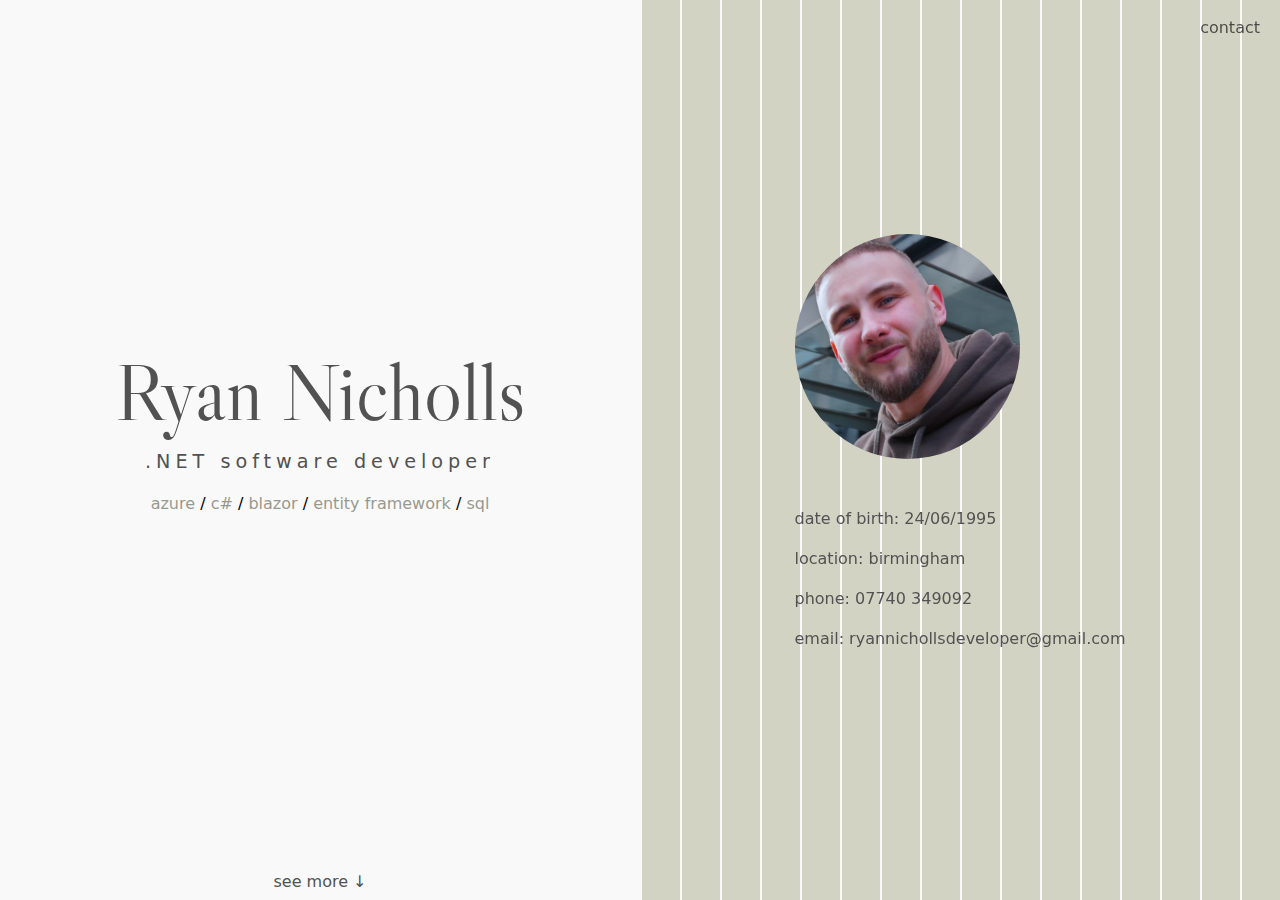
<file: src/index.html>
<!DOCTYPE html>
<html lang="en">

<head>
    <meta charset="UTF-8">
    <meta name="viewport" content="width=device-width, initial-scale=1.0">
    <script src="https://cdn.jsdelivr.net/npm/bootstrap@5.3.2/dist/js/bootstrap.bundle.min.js"></script>
    <link rel="stylesheet" href="https://cdn.jsdelivr.net/npm/bootstrap@5.3.2/dist/css/bootstrap.min.css">
    <link rel="stylesheet" href="styles.css ">

    <title>Ryan Nicholls - C# Developer</title>
</head>

<body>
    <header>
        <nav class="navbar navbar-expand-lg navbar-custom fixed-top">
            <div class="container-fluid">
                <a class="navbar-brand" href="#"></a>
                <button class="navbar-toggler" type="button" data-bs-toggle="collapse"
                    data-bs-target="#navbarTogglerDemo02" aria-controls="navbarTogglerDemo02" aria-expanded="false"
                    aria-label="Toggle navigation">
                    <span class="navbar-toggler-icon"></span>
                </button>
                <div class="collapse navbar-collapse" id="navbarTogglerDemo02">
                    <ul class="navbar-nav ms-auto">
                        <li class="nav-item">
                            <a class="nav-link" href="#">contact</a>
                        </li>
                    </ul>
                </div>
            </div>
        </nav>
    </header>

    <div class="container-fluid">
        <div class="scroll-container">
            <section class="row about-me" id="about-me-section">
                <div class="d-flex flex-column justify-content-center align-items-center col-12 col-md-6">
                    <h1 class="name-heading">Ryan Nicholls</h1>
                    <p class="sub-heading">.NET software developer</p>
                    <p class="tech-stack">azure <span class="slash">/</span> c# <span class="slash">/</span> blazor
                        <span class="slash">/</span> entity framework <span class="slash">/</span> sql
                    </p>
                    <a class="scroll-text" href="#cv-section">see more ↓</a>
                </div>
                <div
                class="col-12 col-md-6 d-none d-sm-flex flex-column justify-content-center align-items-center photo-card stripes">
                <div class="photo-card-content">
                    <img class="headshot" src="/assets/headshot.jpg" alt="Ryan Nicholls head shot">
                    <div class="justify-content-center align-items-start mt-5">
                        <p>date of birth: 24/06/1995</p>
                        <p>location: birmingham</p>
                        <p>phone: 07740 349092</p>
                        <p>email: ryannichollsdeveloper@gmail.com</p>
                    </div>
                </div>
            </div>            
            </section>

            <section class="row cv" id="cv-section">
                <div class="col-md-6 d-flex flex-column justify-content-center align-items-center">
                    <div class="row d-flex flex-column headings">
                        <h1 class="my-5">curriculum vitae</h1>
                        <div class="mb-5"></div>
                        <h2 class="mb-4">about</h2>
                        <p class="mb-3">An honest, reliable and committed developer who has spent almost 10 years
                            working
                            in a fast paced, agile software development environment within the pharmaceutical
                            distribution
                            industry.
                            Starting as an IT apprentice, then spending two years in quality assurance, I was able to
                            learn
                            the software development lifecycle whilst training as a programmer. I then moved into a full
                            stack software development role in 2019, using Blazor and entity framework for front and
                            back
                            end.</p>
                        <p class="mb-5">Whilst fulfilling business case developments, I run a team as a scrum master,
                            mentor
                            apprentices, actively develop our centralised frameworks and ensure the harmonious
                            integration
                            of development and operations by enforcing and developing DevOps principles. </p>
                        <div class="spacer mb-5"></div>
                        <h2 class="mb-4">education</h2>
                        <h3>Staffordshire University</h3>
                        <ul>
                            <li>
                                <p>Bachelor of Science (Hons) in ICT - 1:1</p>
                            </li>
                            <li>
                                <p>Higher National Diploma in Applied Computing - Distinction</p>
                            </li>
                        </ul>
                        <div class="spacer my-5"></div>
                        <h2 class="mb-4">work experience</h2>
                        <h3 class="mb-4">2015 - Present / <span>PHOENIX Medical Supplies</span></h3>
                        <h5>2019 - Present / Software Developer</h5>
                        <p class="mb-3">In 2019, I was placed into a development role in the inception of a new
                            development
                            team as the
                            company began it's transition from Cobol technologies into the C#/.NET world.
                            In this role, I played a pivotal part in ensuring best practices were followed, and
                            developed a
                            business critical application which enabled the integration of third party pharmaceutical
                            software, ProScript, and the BD Rowa Dose system to deliver patient specific pouch packaging
                            direct to patient. This software took the company from producing x pouches per week to x
                            within
                            x years.</p>
                        <p class="mb-3">
                            I then converted an on premise, legacy VB
                            application that used Access for the backend into a C# solution with an SQL server backend
                            hosted in Azure. This application aids Goods Manufacturing and therefore falls under GMP,
                            meaning an extremely high level of attention to detail and validation was required, which is
                            where
                            past experience as a QA really helped to assure a level of quality within the product. This
                            is a native,
                            WPF application which utilises a framework I helped to design to aid development. During
                            this time, I began
                            learning Blazor and Razor in my own time, knowing that was the next steps that the company
                            wanted to take.
                        </p>
                        <p class="mb-3">
                            The next application was an Azure hosted Blazor Server PWA with full .NET technologies.
                            Utilising Blazor/DevExpress Blazor library for the UI
                            and Entity Framework for the backend. The application was intended to aid with the placement
                            of
                            locums in pharmacies and therefore has a front end mobile app, developed by a third party,
                            which
                            required us exposing
                            API endpoints for safe integration. This project involved liaison with multiple parties and
                            a
                            vast understanding of technologies in order to
                            deliver the correct solution.
                        </p>
                        <p class="mb-3">
                            The aforementioned locum planning application is one of eight applications that I have aided
                            in the conversion
                            from on premise, legacy applications to fully cloud based solutions. In doing so, the team
                            and I have implemented
                            DevOps solutions to aid the deployment into production environments, from creating ARM
                            templates for creating idempotent resources
                            to pipelines for immutable application deployment through to QA testing, user testing and
                            eventually production.
                        </p>
                        <p class="mb-3">
                            During this time, I attended the X DevOps course to gain better understanding of DevOps
                            principles and aim to continue learning
                        </p>
                        <p class="mb-3">
                            More recently, the company has taken on graduate developers who have been placed within my
                            team to work alongside me on projects and I have been trusted to help their personal development
                            as competent software developers with much success.
                        </p>
                        <div class="spacer my-4"></div>
                        <h5>2017 - 2019 / Quality Assurance Trainee</h5>
                        <p class="mb-3">Progressing from my apprenticeship, I was placed in a trainee quality assurance
                            role. By this
                            point, I had already integrated into the team as a trusted tester and had a great
                            understanding
                            of the development lifecycle. I began taking on more business critical developments and
                            worked
                            closely with senior leadership to deliver a software solution in Cobol for an exclusive
                            multi-million pound
                            contract with a medical manufacturer.
                        </p>
                        <p>During this time, I always felt more passionate about software
                            development, so therefore learnt the development side in my own time alongside work and my
                            studies.
                            I spent spare time investigating defects that I had raised as a QA and aimed to send the
                            solution back to the developers alongside the defect.</p>
                        </p>
                        <div class="spacer mt-4"></div>
                        <h5 class="mt-4">2015 - 2017 / IT Apprentice</h5>
                        <p>Learning the full software development lifecycle in real life scenarios whilst completing
                            academic studies, I started by creating small test cases to demonstrate knowledge of the
                            system.
                            I was then trusted to carry out testing on small developments whilst integrating into a
                            small
                            scrum team. At the end of my apprenticeship, I was given a 'team leader' role, which
                            involved
                            carrying out scrum master
                            duties for an off side dispensing development.
                        </p>
                        <div class="spacer my-4"></div>
                        <h3 class="mt-5 mb-4">2012 - 2015 / <span>Bodyart Advertising Ltd</span></h3>
                        <p>Worked as a graphic designer for a company that specialises in commercial advertisements,
                            mainly in the motor trade. This was a customer facing role where I had to work closely with
                            the clients
                            to fulfill their advertising needs, from designing full company branding
                            to supplying and fitting liveries, wrapping vehicles, fitting signage and ensuring customer
                            satisfaction throughout.
                        </p>
                        <div class="spacer my-5"></div>
                        <h2 class="mb-4">skill base</h2>
                        <h3 class="mb-4">tech stack</h3>
                        <ul>
                            <li>
                                <p>.NET Core</p>
                            </li>
                            <li>
                                <p>C#</p>
                            </li>
                            <li>
                                <p>Entity framework</p>
                            </li>
                            <li>
                                <p>SQL</p>
                            </li>
                            <li>
                                <p>HTML</p>
                            </li>
                            <li>
                                <p>CSS</p>
                            </li>
                            <li>
                                <p>Bootstrap</p>
                            </li>
                            <li>
                                <p>Azure</p>
                            </li>
                            <li>
                                <p>Azure DevOps</p>
                            </li>
                            <li>
                                <p>Blazor</p>
                            </li>
                            <li>
                                <p>GIT</p>
                            </li>
                            <li>
                                <p>Atlassian Jira/BitBucket/Confluence</p>
                            </li>
                        </ul>
                        <div class="spacer my-4"></div>
                        <h3 class="mb-4">personal skills</h3>
                        <ul>
                            <li>
                                <p>I am a skilled analyst with great problem solving skills</p>
                            </li>
                            <li>
                                <p>Competent software developer with a passion for technology</p>
                            </li>
                            <li>
                                <p>Used to working on multiple applications across sprints so time and work management is key for my role</p>
                            </li>
                            <li>
                                <p>Driven and committed, always wanting to learn new things and keep on top of the
                                    industry</p>
                            </li>
                            <li>
                                <p>High attention to detail gained from experience as a QA analyst/code checker</p>
                            </li>
                            <li>
                                <p>Hardworking, trustworthy and honest</p>
                            </li>
                            <li>
                                <p>Used to working directly with clients and building strong relationships with users
                                </p>
                            </li>
                            <li>
                                <p>Eager to continue personal development and always learning outside of working hours
                                </p>
                            </li>
                            <li>
                                <p>Natural leader who takes ownership and responsibility of projects</p>
                            </li>
                            <li>
                                <p>Good communicator/liaison between technical people and business users</p>
                            </li>
                            <li>
                                <p>Regularly conform to ISO 9001 with no CAPAs consistently</p>
                            </li>
                        </ul>
                        <div class="spacer my-5"></div>
                        <h2 class="mb-4">references</h2>
                        <p>Available on request</p>
                        <div class="spacer my-5"></div>
                    </div>
                </div>
                <div class="col-md-6 d-flex flex-column justify-content-center align-items-center stripes">



            </section>

        </div>
    </div>

</body>

</html>
</file>
<file: src/styles.css>
@import url('https://fonts.googleapis.com/css2?family=Inria+Sans:ital,wght@0,300;0,400;0,700;1,300;1,400;1,700&display=swap');
@import url('https://fonts.googleapis.com/css2?family=Libre+Caslon+Display&display=swap');

* {
    margin: 0;
    padding: 0;
    box-sizing: border-box;
}

:root {
    --max-width: 2056px;
    --header-font: 'Libre Caslon Display';
    --font-color: #525252;
    --secondary-font-color: #525252;
    --primary-color: #f9f9f9;
    --secondary-color: #d2d3c3;
    --secondary-font-color: #98998e;
}

.navbar {
    max-width: var(--max-width);
    width: 100%;
    top: 0;
    left: 50%;
    transform: translateX(-50%);
    position: fixed;
}

body {
    max-width: var(--max-width);
    margin: 0 auto;
    height: 100%;
    width: 100%;
    background-color: var(--primary-color);
}

.scroll-container {
    position: relative;
    width: 100vw;
    height: 100vh;
    scroll-behavior: smooth;
    overflow: auto;
    scroll-snap-type: y mandatory;
}

.about-me,
.cv {
    height: 100vh;
    width: 100%;
    scroll-snap-align: start;
}

.about-me {
    background-color: var(--primary-color);
}

.about-me .tech-stack {
    color: var(--secondary-font-color);
}

.about-me .slash {
    color: black;
}

.about-me .scroll-text {
    position: relative;
    top: 350px;
    text-decoration: none;
    color: var(--font-color);
    transform: translateY(-50%);
}

.about-me p {
    color: var(--font-color);
}

.stripes {
    background-color: var(--secondary-color);
    background: repeating-linear-gradient(to right,
            var(--primary-color) 0px,
            var(--primary-color) 2px,
            var(--secondary-color) 2px,
            var(--secondary-color) 40px);
}

.photo-card .headshot {
    object-fit: cover;
    aspect-ratio: 9/9;
    height: 25vh;
    border-radius: 80%;
}

.photo-card-content {
    position: fixed;
}

.name-heading {
    font-family: var(--header-font);
    font-size: 5rem;
    color: var(--font-color);
}

.sub-heading {
    font-size: 1.2rem;
    letter-spacing: 5px;
    color: var(--font-color);
}

/* CV SECTION */

.cv {
    background-color: var(--primary-color);
    height: auto;
}

.cv .headings {
    height: 100%;
    width: 80%;
    overflow-y: auto;
    scroll-snap-type: none;
}

.cv h1 {
    font-size: 3rem;
}

.cv h1,
h2 {
    padding: 0;
    margin: 0;
    letter-spacing: 5px;
    color: var(--secondary-font-color);
}

.cv h2 {
    padding: 0;
}

.cv h3 {
    padding: 0;
    color: var(--secondary-color);
    letter-spacing: 3px;
}

.cv h5 {
    padding: 0;
    letter-spacing: 1.5px;
    color: var(--secondary-font-color)
}

.cv p {
    padding: 0;
    margin: 0;
    text-align: justify;
}

.spacer {
    height: 2px;
    width: 100%;
    background-color: var(--secondary-color);
}

@media (max-width: 576px) {
    .name-heading {
        font-size: 12vw;
    }

    .sub-heading {
        font-size: small;
    }

    .about-me .scroll-text {
        top: 150px;
    }

    ul {
        list-style-type: disc; 
        margin-left: 20px; 
        padding-left: 20px; 
    }

    li {
        margin-bottom: 10px;
    }

    .cv p {
        text-align: left;
    }
}
</file>
